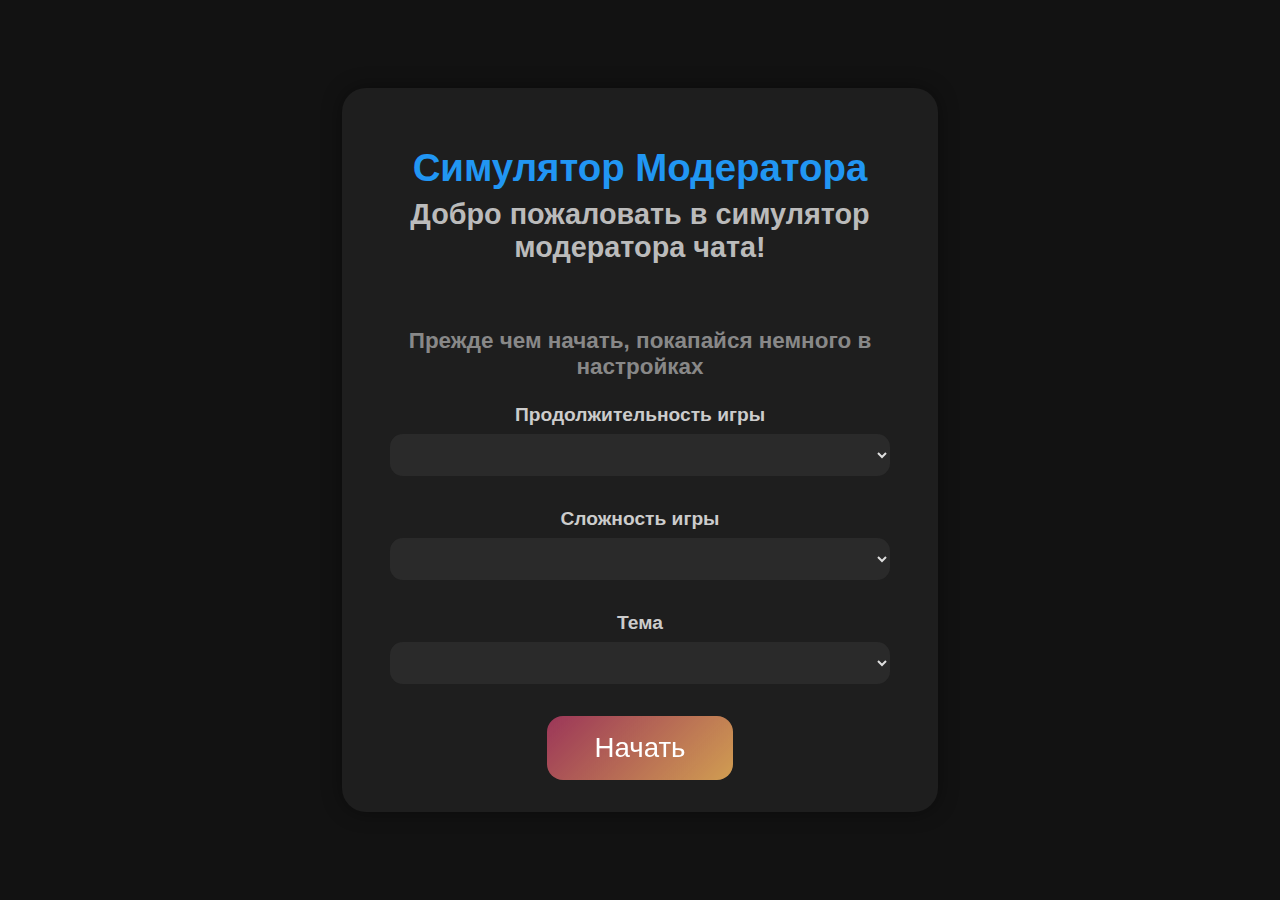
<file: mod-sim/index.html>
<!DOCTYPE html>
<html lang="ru">

<head>
  <meta charset="UTF-8">
  <title>Симулятор Модера</title>
  <link rel="stylesheet" href="style.css">
</head>

<body>
  <div class="container">
    <h1>Симулятор Модератора</h1>
    <h2>Добро пожаловать в симулятор модератора чата!</h2>
    <h3>Прежде чем начать, покапайся немного в настройках</h3>

    <p>Продолжительность игры</p>
    <select id="duration">
      <option value="short" selected>30 секунд</option>
      <option value="medium">2 минуты</option>
      <option value="long">5 минут</option>
      <option value="extra">10 минут</option>
    </select>

    <p>Сложность игры</p>
    <select id="difficulty">
      <option value="easy">Легкотня</option>
      <option value="medium" selected>Уже что-то</option>
      <option value="hard">Хороший онлайн</option>
      <option value="psycho">ТЫ ПСИХ!?</option>
    </select>

    <p>Тема</p>
    <select id="theme">
      <option value="terminal" selected>Лето 1984го</option>
    </select>

    <button onclick="start()">
      Начать
    </button>
  </div>

  <script src="index.js"></script>
</body>

</html>
</file>
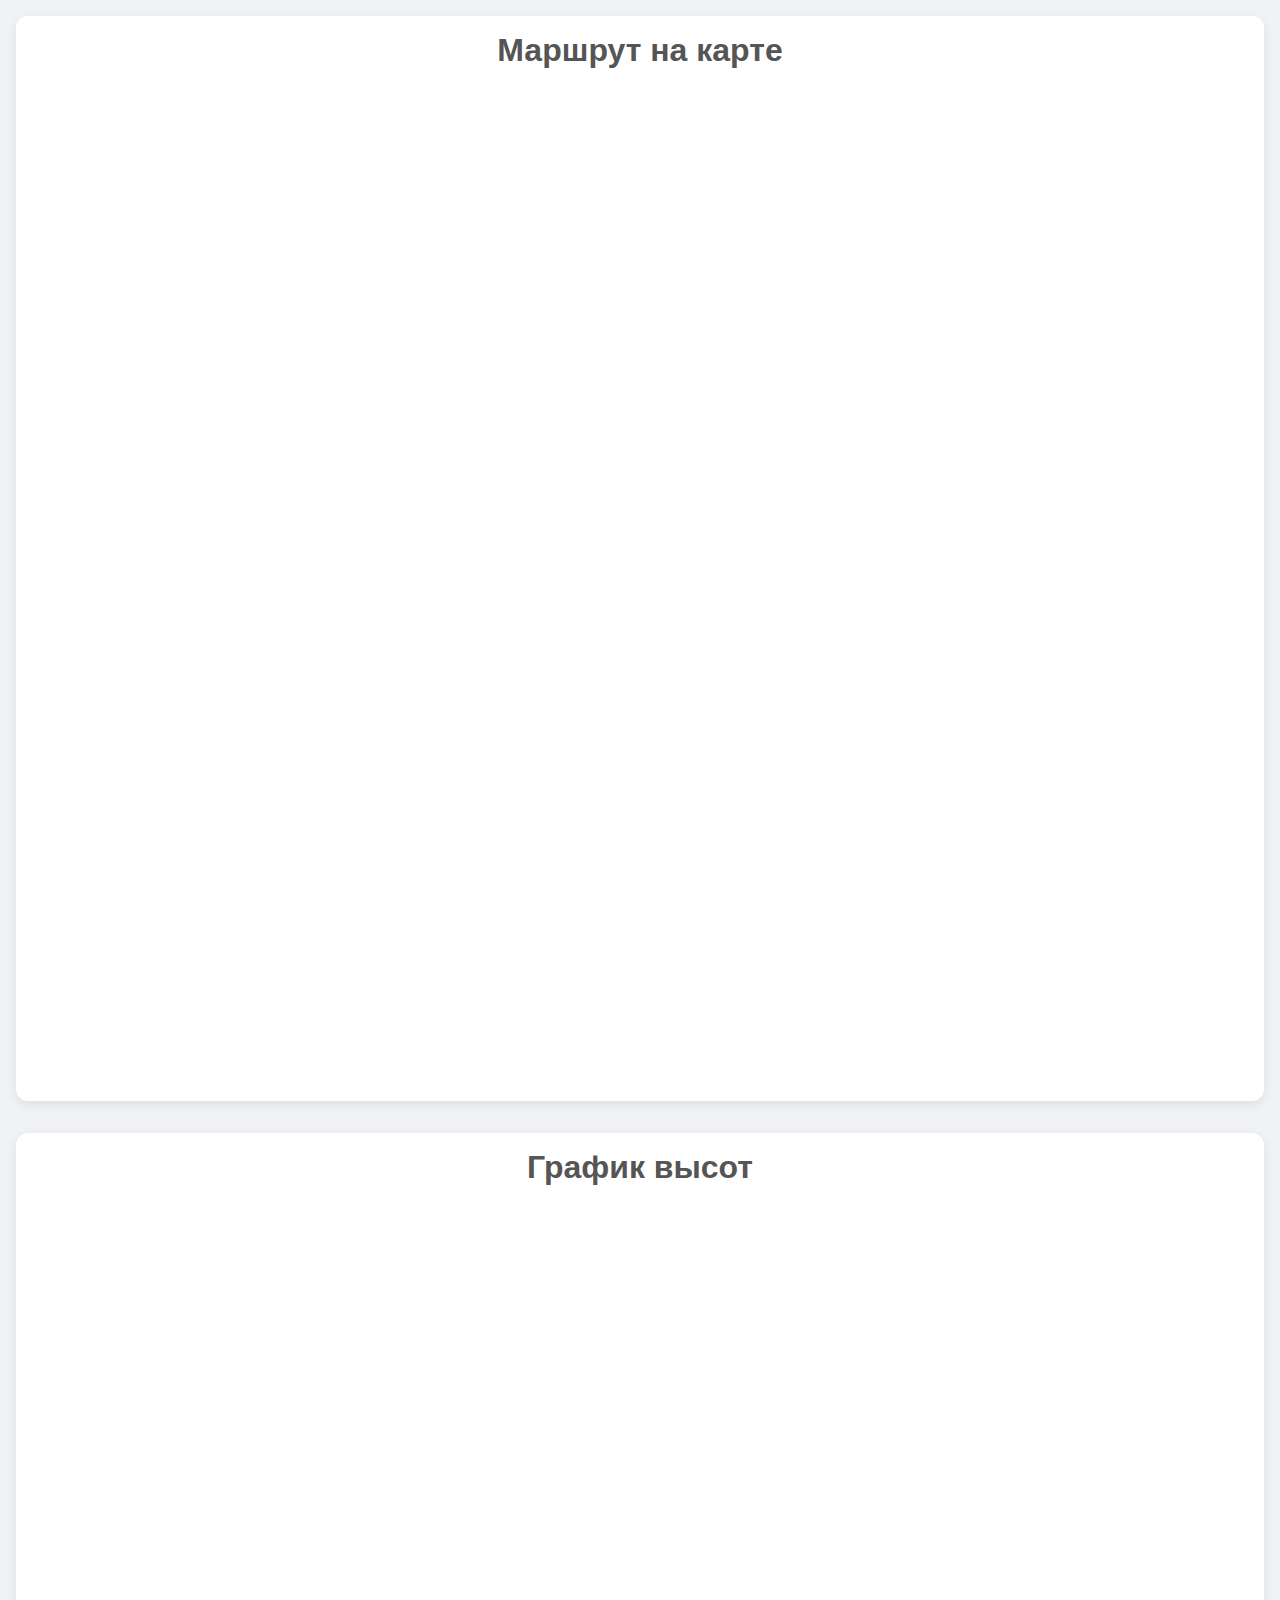
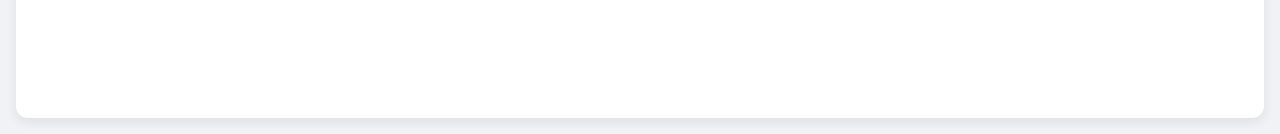
<file: skatelevation/index.html>
<!DOCTYPE html>
<html lang="ru">

<head>
  <meta charset="UTF-8" />
  <meta name="viewport" content="width=device-width, initial-scale=1.0" />

  <script src="https://api-maps.yandex.ru/2.1/?lang=ru_RU" type="text/javascript"></script>
  <script src="https://cdn.plot.ly/plotly-3.0.1.min.js" charset="utf-8"></script>

  <title>Карта и График Высот</title>
  <style>
    * {
      box-sizing: border-box;
    }

    html,
    body {
      margin: 0;
      padding: 0;
      height: 100%;
      font-family: 'Segoe UI', sans-serif;
      background-color: #f0f2f5;
      color: #333;
    }

    .panel {
      width: 100%;
      padding: 1rem;
    }

    .panel-content {
      background: white;
      border-radius: 12px;
      padding: 1rem;
      box-shadow: 0 4px 12px rgba(0, 0, 0, 0.08);
      overflow: hidden;
    }

    h2 {
      margin: 0 0 1rem 0;
      font-size: 2rem;
      text-align: center;
      color: #555;
    }

    #map {
      width: 100%;
      height: 400px;
      border-radius: 8px;
      min-height: 1000px;
    }

    #chart {
      width: 100%;
      min-height: 500px;
    }
  </style>
</head>

<body>
  <div class="panel" id="map-panel">
    <div class="panel-content">
      <h2>Маршрут на карте</h2>
      <div id="map"></div>
    </div>
  </div>

  <div class="panel" id="chart-panel">
    <div class="panel-content">
      <h2>График высот</h2>
      <div id="chart"></div>
    </div>
  </div>

  <script>
    let map, polyline;
    const referencePoints = [];

    ymaps.ready(init);

    function init() {
      map = new ymaps.Map("map", {
        center: [55.751244, 37.618423],
        zoom: 10
      });

      polyline = new ymaps.Polyline([], {}, {
        strokeColor: '#0000FF',
        strokeWidth: 4
      });
      map.geoObjects.add(polyline);

      map.events.add('click', async function (e) {
        const coords = e.get('coords');
        referencePoints.push(coords);
        polyline.geometry.setCoordinates(referencePoints);

        if (referencePoints.length > 1) {
          const allCoords = interpolateCoords(referencePoints, 0.0001);
          const { elevations, distances } = await getElevationsViaProxy(allCoords);
          drawElevationChart(elevations, distances);
        }
      });
    }

    function interpolateCoords(points, stepDegrees) {
      const result = [];
      for (let i = 0; i < points.length - 1; i++) {
        const [lat1, lon1] = points[i];
        const [lat2, lon2] = points[i + 1];
        const dLat = lat2 - lat1;
        const dLon = lon2 - lon1;
        const steps = Math.max(Math.abs(dLat), Math.abs(dLon)) / stepDegrees;

        for (let j = 0; j <= steps; j++) {
          const lat = lat1 + (dLat * j / steps);
          const lon = lon1 + (dLon * j / steps);
          result.push([lat, lon]);
        }
      }
      return result;
    }

    function haversineDistance(coord1, coord2) {
      const R = 6371e3;
      const toRad = deg => deg * Math.PI / 180;
      const [lat1, lon1] = coord1.map(toRad);
      const [lat2, lon2] = coord2.map(toRad);
      const dLat = lat2 - lat1;
      const dLon = lon2 - lon1;

      const a = Math.sin(dLat / 2) ** 2 +
        Math.cos(lat1) * Math.cos(lat2) * Math.sin(dLon / 2) ** 2;
      const c = 2 * Math.atan2(Math.sqrt(a), Math.sqrt(1 - a));
      return R * c;
    }

    function calculateCumulativeDistances(coords) {
      const distances = [0];
      let total = 0;
      for (let i = 1; i < coords.length; i++) {
        total += haversineDistance(coords[i - 1], coords[i]);
        distances.push(total / 1000);
      }
      return distances;
    }

    async function getElevationsViaProxy(coords) {
      const sampled = coords.filter((_, i) => i % 10 === 0);
      const results = [];

      for (let i = 0; i < sampled.length; i += 50) {
        const batch = sampled.slice(i, i + 50);
        const query = batch.map(c => `${c[0]},${c[1]}`).join("|");

        const res = await fetch('https://outrun1987-cors.artemdubrov2007.workers.dev/?url=' +
          `https://api.opentopodata.org/v1/srtm90m?locations=${query}`);

        const data = await res.json();
        if (data.results) {
          results.push(...data.results.map(r => r.elevation));
        }
      }

      return {
        elevations: results,
        distances: calculateCumulativeDistances(sampled)
      };
    }

    function drawElevationChart(elevations, distances) {
      Plotly.newPlot('chart', [{
        x: distances,
        y: elevations,
        type: 'scatter',
        mode: 'lines+markers',
        line: { color: 'blue', shape: "spline" },
      }], {
        title: 'Профиль высот',
        xaxis: { title: { text: 'Дистанция (км)' } },
        yaxis: { title: { text: 'Высота (м)' } }
      }, {
        responsive: true
      });
    }

    window.addEventListener('resize', () => {
      Plotly.Plots.resize(document.getElementById('chart'));
      if (map && map.container) {
        map.container.fitToViewport();
        setTimeout(() => map.container.fitToViewport(), 100);
      }
    });
  </script>
</body>

</html>
</file>
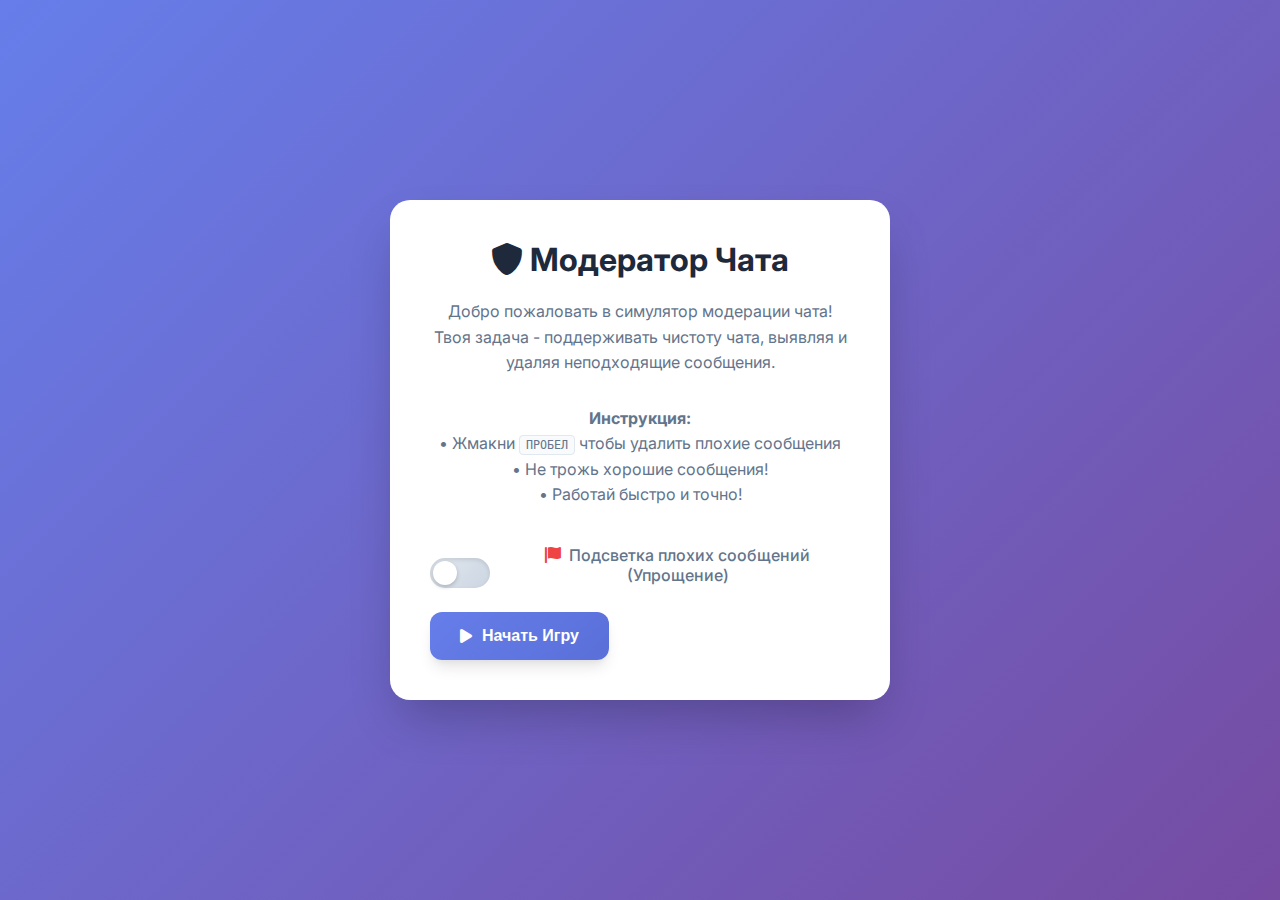
<file: mod-sim/modern/modern.html>
<!DOCTYPE html>
<html lang="en">
<head>
    <meta charset="utf-8" />
    <meta name="viewport" content="width=device-width, initial-scale=1" />
    <title>Chat Moderator Simulator</title>
    <link href="https://fonts.googleapis.com/css2?family=Inter:wght@300;400;500;600;700&display=swap" rel="stylesheet">
    <link href="https://cdnjs.cloudflare.com/ajax/libs/font-awesome/6.0.0/css/all.min.css" rel="stylesheet">
    <style>
        :root {
            --primary: #667eea;
            --primary-dark: #5a6fd8;
            --secondary: #764ba2;
            --accent: #f093fb;
            --background: #f8fafc;
            --surface: #ffffff;
            --text-primary: #1e293b;
            --text-secondary: #64748b;
            --success: #10b981;
            --danger: #ef4444;
            --warning: #f59e0b;
            --border: #e2e8f0;
            --shadow: 0 10px 15px -3px rgba(0, 0, 0, 0.1), 0 4px 6px -2px rgba(0, 0, 0, 0.05);
            --shadow-lg: 0 25px 50px -12px rgba(0, 0, 0, 0.25);
        }

        * {
            margin: 0;
            padding: 0;
            box-sizing: border-box;
        }

        body {
            font-family: 'Inter', sans-serif;
            background: linear-gradient(135deg, var(--primary) 0%, var(--secondary) 100%);
            min-height: 100vh;
            display: flex;
            align-items: center;
            justify-content: center;
            color: var(--text-primary);
            overflow: hidden;
        }

        .app-container {
            width: 100%;
            max-width: 1200px;
            height: 100vh;
            display: grid;
            grid-template-rows: auto 1fr auto;
            gap: 20px;
            padding: 20px;
        }

        .header {
            background: var(--surface);
            border-radius: 16px;
            padding: 20px 30px;
            box-shadow: var(--shadow);
            display: flex;
            justify-content: space-between;
            align-items: center;
        }

        .header h1 {
            font-size: 1.5rem;
            font-weight: 600;
            color: var(--text-primary);
        }

        .timer {
            display: flex;
            align-items: center;
            gap: 10px;
            font-size: 1.2rem;
            font-weight: 600;
            color: var(--primary);
        }

        .chat-container {
            background: var(--surface);
            border-radius: 16px;
            box-shadow: var(--shadow);
            display: flex;
            flex-direction: column;
            overflow: hidden;
        }

        .chat-header {
            background: linear-gradient(135deg, var(--primary) 0%, var(--primary-dark) 100%);
            color: white;
            padding: 20px 30px;
            display: flex;
            align-items: center;
            gap: 10px;
        }

        .chat-header i {
            font-size: 1.2rem;
        }

        .chat-messages {
            flex: 1;
            padding: 30px;
            overflow: hidden;
            max-height: 60vh;
            display: flex;
            flex-direction: column;
            gap: 15px;
        }

        .message {
            display: flex;
            flex-direction: column;
            gap: 5px;
            padding: 15px 20px;
            border-radius: 12px;
            border: 2px solid transparent;
            transition: all 0.3s ease;
            animation: slideIn 0.5s ease;
        }

        .message:hover {
            transform: translateY(-2px);
            box-shadow: var(--shadow);
        }

        .message.normal {
            background: #f1f5f9;
            border-left: 4px solid var(--success);
        }

        .message.flagged {
            background: #fef2f2;
            border-left: 4px solid var(--danger);
        }

        .message-author {
            font-weight: 600;
            font-size: 0.9rem;
            color: var(--primary);
        }

        .message-content {
            font-size: 1rem;
            color: var(--text-primary);
            line-height: 1.4;
        }

        .message-time {
            font-size: 0.8rem;
            color: var(--text-secondary);
            margin-top: 5px;
        }

        .controls {
            background: var(--surface);
            border-radius: 16px;
            padding: 20px 30px;
            box-shadow: var(--shadow);
            display: flex;
            justify-content: center;
            align-items: center;
            gap: 20px;
        }

        .control-btn {
            background: linear-gradient(135deg, var(--primary) 0%, var(--primary-dark) 100%);
            color: white;
            border: none;
            padding: 15px 30px;
            border-radius: 12px;
            font-size: 1rem;
            font-weight: 600;
            cursor: pointer;
            transition: all 0.3s ease;
            display: flex;
            align-items: center;
            gap: 10px;
            box-shadow: var(--shadow);
        }

        .control-btn:hover {
            transform: translateY(-2px);
            box-shadow: var(--shadow-lg);
        }

        .control-btn:active {
            transform: translateY(0);
        }

        .start-screen {
            position: fixed;
            top: 0;
            left: 0;
            width: 100%;
            height: 100%;
            background: linear-gradient(135deg, var(--primary) 0%, var(--secondary) 100%);
            display: flex;
            align-items: center;
            justify-content: center;
            z-index: 1000;
        }

        .start-card {
            background: var(--surface);
            border-radius: 20px;
            padding: 40px;
            max-width: 500px;
            text-align: center;
            box-shadow: var(--shadow-lg);
        }

        .start-card h1 {
            font-size: 2rem;
            margin-bottom: 20px;
            color: var(--text-primary);
        }

        .start-card p {
            color: var(--text-secondary);
            margin-bottom: 30px;
            line-height: 1.6;
        }

        .modal {
            position: fixed;
            top: 0;
            left: 0;
            width: 100%;
            height: 100%;
            background: rgba(0, 0, 0, 0.5);
            display: none;
            align-items: center;
            justify-content: center;
            z-index: 2000;
        }

        .modal-content {
            background: var(--surface);
            border-radius: 20px;
            padding: 40px;
            max-width: 500px;
            text-align: center;
            box-shadow: var(--shadow-lg);
            animation: modalSlideIn 0.3s ease;
        }

        .stats-grid {
            display: grid;
            grid-template-columns: repeat(2, 1fr);
            gap: 20px;
            margin: 30px 0;
        }

        .stat-item {
            background: var(--background);
            padding: 20px;
            border-radius: 12px;
            text-align: center;
        }

        .stat-value {
            font-size: 2rem;
            font-weight: 700;
            color: var(--primary);
        }

        .stat-label {
            font-size: 0.9rem;
            color: var(--text-secondary);
            margin-top: 5px;
        }

        kbd {
            background: var(--background);
            border: 1px solid var(--border);
            border-radius: 4px;
            padding: 2px 6px;
            font-family: monospace;
            font-size: 0.9em;
        }

        @keyframes slideIn {
            from {
                opacity: 0;
                transform: translateX(-20px);
            }
            to {
                opacity: 1;
                transform: translateX(0);
            }
        }

        @keyframes modalSlideIn {
            from {
                opacity: 0;
                transform: scale(0.9);
            }
            to {
                opacity: 1;
                transform: scale(1);
            }
        }

        .pulse {
            animation: pulse 2s infinite;
        }

        /* Fancy checkbox styles */
        .checkbox-container {
            display: flex;
            align-items: center;
            gap: 15px;
            margin: 20px 0;
        }

        .fancy-checkbox {
            position: relative;
            display: inline-block;
        }

        .fancy-checkbox input[type="checkbox"] {
            opacity: 0;
            width: 0;
            height: 0;
        }

        .checkbox-slider {
            position: relative;
            display: inline-block;
            width: 60px;
            height: 30px;
            background: linear-gradient(135deg, #e2e8f0 0%, #cbd5e1 100%);
            border-radius: 30px;
            cursor: pointer;
            transition: all 0.3s ease;
            box-shadow: inset 0 2px 4px rgba(0, 0, 0, 0.1);
        }

        .checkbox-slider:before {
            content: "";
            position: absolute;
            height: 24px;
            width: 24px;
            left: 3px;
            top: 3px;
            background: white;
            border-radius: 50%;
            transition: all 0.3s ease;
            box-shadow: 0 2px 4px rgba(0, 0, 0, 0.2);
        }

        .fancy-checkbox input:checked + .checkbox-slider {
            background: linear-gradient(135deg, var(--danger) 0%, #dc2626 100%);
        }

        .fancy-checkbox input:checked + .checkbox-slider:before {
            transform: translateX(30px);
            box-shadow: 0 2px 8px rgba(239, 68, 68, 0.4);
        }

        .checkbox-label {
            font-size: 1rem;
            font-weight: 500;
            color: var(--text-secondary);
            cursor: pointer;
            user-select: none;
        }

        .checkbox-label i {
            margin-right: 8px;
            color: var(--danger);
        }

        @keyframes pulse {
            0% {
                box-shadow: 0 0 0 0 rgba(102, 126, 234, 0.7);
            }
            70% {
                box-shadow: 0 0 0 10px rgba(102, 126, 234, 0);
            }
            100% {
                box-shadow: 0 0 0 0 rgba(102, 126, 234, 0);
            }
        }
    </style>
</head>
<body>
    <div class="start-screen" id="start-screen">
        <div class="start-card">
            <h1><i class="fas fa-shield-alt"></i> Модератор Чата</h1>
            <p>Добро пожаловать в симулятор модерации чата! Твоя задача - поддерживать чистоту чата, выявляя и удаляя неподходящие сообщения.</p>
            <p><strong>Инструкция:</strong><br>
            • Жмакни <kbd>ПРОБЕЛ</kbd> чтобы удалить плохие сообщения<br>
            • Не трожь хорошие сообщения!<br>
            • Работай быстро и точно!</p>
            
            <div class="checkbox-container">
                <label class="fancy-checkbox">
                    <input type="checkbox" id="flagModeToggle" onchange="toggleFlagMode()">
                    <span class="checkbox-slider"></span>
                </label>
                <span class="checkbox-label" onclick="document.getElementById('flagModeToggle').click()">
                    <i class="fas fa-flag"></i>Подсветка плохих сообщений (Упрощение)
                </span>
            </div>
            
            <button class="control-btn pulse" onclick="customStart()">
                <i class="fas fa-play"></i> Начать Игру
            </button>
        </div>
    </div>

    <div class="app-container" style="display: none;" id="game-container">
        <div class="header">
            <h1><i class="fas fa-comments"></i> Модератор Чата</h1>
            <div class="timer">
                <i class="fas fa-clock"></i>
                <span id="timer">02:00</span>
            </div>
        </div>

        <div class="chat-container">
            <div class="chat-header">
                <i class="fas fa-users"></i>
                <span>Прямой Чат</span>
                <div style="margin-left: auto; display: flex; gap: 10px;">
                    <span style="background: rgba(255,255,255,0.2); padding: 4px 8px; border-radius: 4px; font-size: 0.8rem;">
                        <i class="fas fa-circle" style="color: #10b981;"></i> В ЭФИРЕ
                    </span>
                </div>
            </div>
            <div class="chat-messages" id="chat-messages">
                <!-- Messages will be added here dynamically -->
            </div>
        </div>

        <div class="controls">
            <div style="color: var(--text-secondary); text-align: center;">
                <p>Нажми <strong>ПРОБЕЛ</strong> для модерации плохих сообщений</p>
                <p style="font-size: 0.9rem; margin-top: 5px;">Будь внимателен и поддерживай чистоту чата!</p>
            </div>
        </div>
    </div>

    <div class="modal" id="results-modal">
        <div class="modal-content">
            <h2><i class="fas fa-chart-line"></i> Результаты Игры</h2>
            <div class="stats-grid" id="stats-grid">
                <!-- Stats will be populated here -->
            </div>
            <button class="control-btn" onclick="location.reload()">
                <i class="fas fa-redo"></i> Играть Снова
            </button>
        </div>
    </div>

    <script src="./modern.js"></script>
    <script src="../game.js"></script>
</body>
</html>
</file>
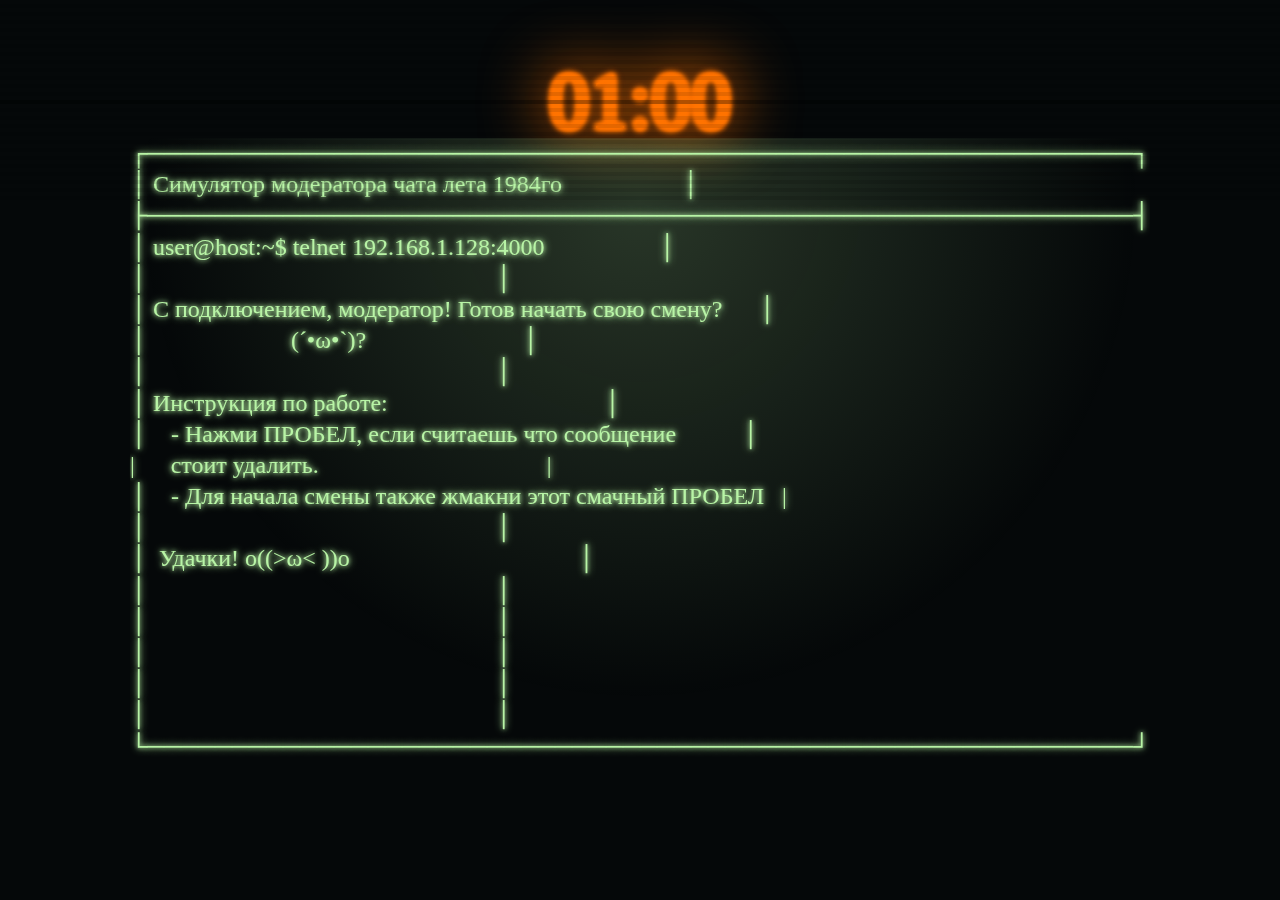
<file: mod-sim/terminal/terminal.html>
<!DOCTYPE html>
<html lang="en">

<head>
    <meta charset="utf-8" />
    <meta name="viewport" content="width=device-width, initial-scale=1" />
    <title>Симулятор Модератора</title>
    <style>
        :root {
            --bg: #0b0f10;
            --fg: #b8f4a6;
            --accent: #3cff00;
            --font-size: 1.5rem;
            --accent2: #ff7300;
        }

        *::selection {
            background: var(--fg);
            color: var(--bg);
        }

        *::-moz-selection {
            background: var(--fg);
            color: var(--bg);
        }

        *::-webkit-selection {
            background: var(--fg);
            color: var(--bg);
        }

        @font-face {
            font-family: "Main";
            src: url("file:./Anonymous Pro.ttf") format("truetype");
            font-weight: normal;
            font-style: normal;
        }

        @font-face {
            font-family: "7Seg";
            src: url("file:./pythagoras-7-seg-extended.ttf") format("truetype");
            font-weight: normal;
            font-style: normal;
        }

        html,
        body {
            height: 100%;
            margin: 0;
            background: #050809;
            color: var(--fg);
            font-family: "Main";
            overflow: hidden;
        }

        pre {
            font-family: "Main";

        }

        #clock {
            font-family: "7Seg";
            font-size: 5rem;
            color: var(--accent2);
            filter: drop-shadow(0 0 2px var(--accent2)) drop-shadow(0 0 2px var(--accent2)) drop-shadow(0 0 2px var(--accent2)) drop-shadow(0 0 2px var(--accent2)) drop-shadow(0 0 32px var(--accent2));
            margin: 2rem;
        }

        #colon {
            animation: blink-animation 2s steps(2, start) infinite;
            -webkit-animation: blink-animation 2s steps(2, start) infinite;
        }

        @keyframes blink-animation {
            to {
                visibility: hidden;
            }
        }

        @-webkit-keyframes blink-animation {
            to {
                visibility: hidden;
            }
        }

        .scanlines {
            overflow: hidden;
            position: relative;
        }

        .scanlines:before,
        .scanlines:after {
            display: block;
            pointer-events: none;
            content: "";
            position: absolute;
        }

        .scanlines:before {
            width: 100%;
            height: 4px;
            z-index: 2147483649;
            background: rgba(0, 0, 0, 0.3);
            opacity: 0.75;
            animation: scanline 12s linear infinite;
        }

        .scanlines:after {
            top: 0;
            right: 0;
            bottom: 0;
            left: 0;
            z-index: 2147483648;
            background: linear-gradient(to bottom,
                    transparent 50%,
                    rgba(0, 0, 0, 0.1) 51%);
            background-size: 100% 8px;
            animation: scanlines 8s infinite linear;
        }

        @keyframes scanline {
            0% {
                transform: translate3d(0, 200000%, 0);
            }
        }

        @keyframes scanlines {
            0% {
                background-position: 0 50%;
            }
        }

        .wrap {
            display: grid;
            place-items: center;
            padding: 24px;
        }

        .terminal {
            position: fixed;
            top: 50%;
            left: 50%;
            transform: translate(-50%, -50%);
            background: radial-gradient(circle 500px at 50% 10%, rgba(184, 244, 166, 0.2), transparent 100%);
            border-radius: 8px;
            padding: 0;
            overflow: hidden;
            line-height: 1.3;
            font-size: var(--font-size);
            text-shadow: 0 0 8px var(--fg),
                0 0 4px var(--fg);
        }

        pre.frame {
            margin: 0;
            padding: 0;
            color: var(--fg);
            background: transparent;
        }

        .modal {
            position: fixed;
            top: 50%;
            left: 50%;
            transform: translate(-50%, -50%);
            display: none;
            z-index: 100;
            background: var(--bg);
            box-shadow: 0 0 64px var(--bg);
        }
    </style>
</head>

<body>
    <div class="wrap scanlines">
        <p id="clock"> 00<span id="colon">:</span>00</p>

        <div class="terminal">
            <pre class="frame" id="terminal-frame">┌──────────────────────────────────────────────────────────┐
│ Симулятор модератора чата лета 1984го                    │
├──────────────────────────────────────────────────────────┤
│ user@host:~$ telnet 192.168.1.128:4000                   │
│                                                          │
│ С подключением, модератор! Готов начать свою смену?      │
│                        (´•ω•`)?                          │
│                                                          │
│ Инструкция по работе:                                    │
│    - Нажми ПРОБЕЛ, если считаешь что сообщение           │
|      стоит удалить.                                      |
│    - Для начала смены также жмакни этот смачный ПРОБЕЛ   |
│                                                          │
│  Удачки! o((>ω< ))o                                      │
│                                                          │
│                                                          │
│                                                          │
│                                                          │
│                                                          │
└──────────────────────────────────────────────────────────┘</pre>
            <pre id="modal" class="modal"></pre>
        </div>
    </div>

    <audio id="newmsg" src="./newmsg.wav" preload="auto" hidden></audio>
    <audio id="deletemsg" src="./deletemsg.wav" preload="auto" hidden></audio>
    <audio id="clockend" src="./clockend.wav" preload="auto" hidden></audio>

    <script src="./terminal.js"></script>
    <script src="../game.js"></script>
</body>

</html>
</file>
<file: mod-sim/style.css>
:root {
  --green: #4caf50;
  --blue: #2196f3;
  --orange: #ff9800;
  --magenta: #e91e63;
  --dark: #121212;
  --light: #dfdfdf;
}

body {
  margin: 0;
  height: 100vh;
  font-family: "Segoe UI", Roboto, sans-serif;
  font-weight: bold;
  display: flex;
  justify-content: center;
  align-items: center;
  background: var(--dark);
  color: var(--light);

  font-size: 1.2rem;
}

.container {
  text-align: center;
  background: #1e1e1e;
  padding: 2rem 3rem;
  border-radius: 1.5rem;
  box-shadow: 0 0 20px rgba(0, 0, 0, 0.4);
  max-width: 500px;
  width: 100%;
}

h1 {
  margin-bottom: 0.5rem;
  color: var(--blue);
  font-weight: bolder;

}

h2 {
  margin: 0rem 0 4rem 0;
  color: #bbb;
  font-weight: bold;
}

h3 {
  margin-bottom: 1.5rem;
  color: #888;
  font-weight: 900;
}

p {
  margin: 1rem 0 0.5rem 0;
  color: #ccc;
}

select {
  width: 100%;
  padding: 0.6rem;
  border-radius: 0.8rem;
  border: none;
  background: #2a2a2a;
  color: var(--light);
  margin-bottom: 1rem;
  cursor: pointer;
  transition: background 0.3s ease, color 0.3s ease;
  font-weight: 900;
  font-size: 1.2rem;
}


select:hover {
  background: #333;
}

select {
  transition: all 0.3s ease;
}

select:focus {
  outline: none;
  filter: brightness(1.2);
}

option {
  font-weight: 900;
  font-size: 1.2rem;
  outline: none; border: none;
}

/* Стили для разных значений */
select option[value="short"] {
  background: var(--green);
  color: var(--dark);
}

select option[value="medium"] {
  background: var(--blue);
  color: var(--dark);

}

select option[value="long"] {
  background: var(--orange);
  color: var(--dark);

}

select option[value="extra"] {
  background: var(--magenta);
  color: var(--dark);

}

select option[value="easy"] {
  background: var(--green);
  color: var(--dark);

}

select option[value="medium"] {
  background: var(--blue);
  color: var(--dark);

}

select option[value="hard"] {
  background: var(--orange);
  color: var(--dark);

}

select option[value="psycho"] {
  background: var(--magenta);
  color: var(--dark);

}

select option:hover {
  margin: 0;
  padding: 0;
  border: 0;
  font-size: 100%;
  font: inherit;
  vertical-align: baseline;
}

button {
  margin-top: 1rem;
  padding: 1rem 3rem;
  font-size: 1.728rem;
  border: none;
  border-radius: 1rem;
  background: linear-gradient(135deg, var(--magenta), var(--orange));
  color: white;
  cursor: pointer;
  transition: transform 0.2s ease, box-shadow 0.2s ease;
  filter: grayscale(0.5);
}

button:hover {
  transform: translateY(-2px);
  box-shadow: 0 6px 16px rgba(0, 0, 0, 0.4);
  filter: grayscale(0.25);
}

button:focus {
  filter: grayscale(0);
  outline: none;
}
</file>
